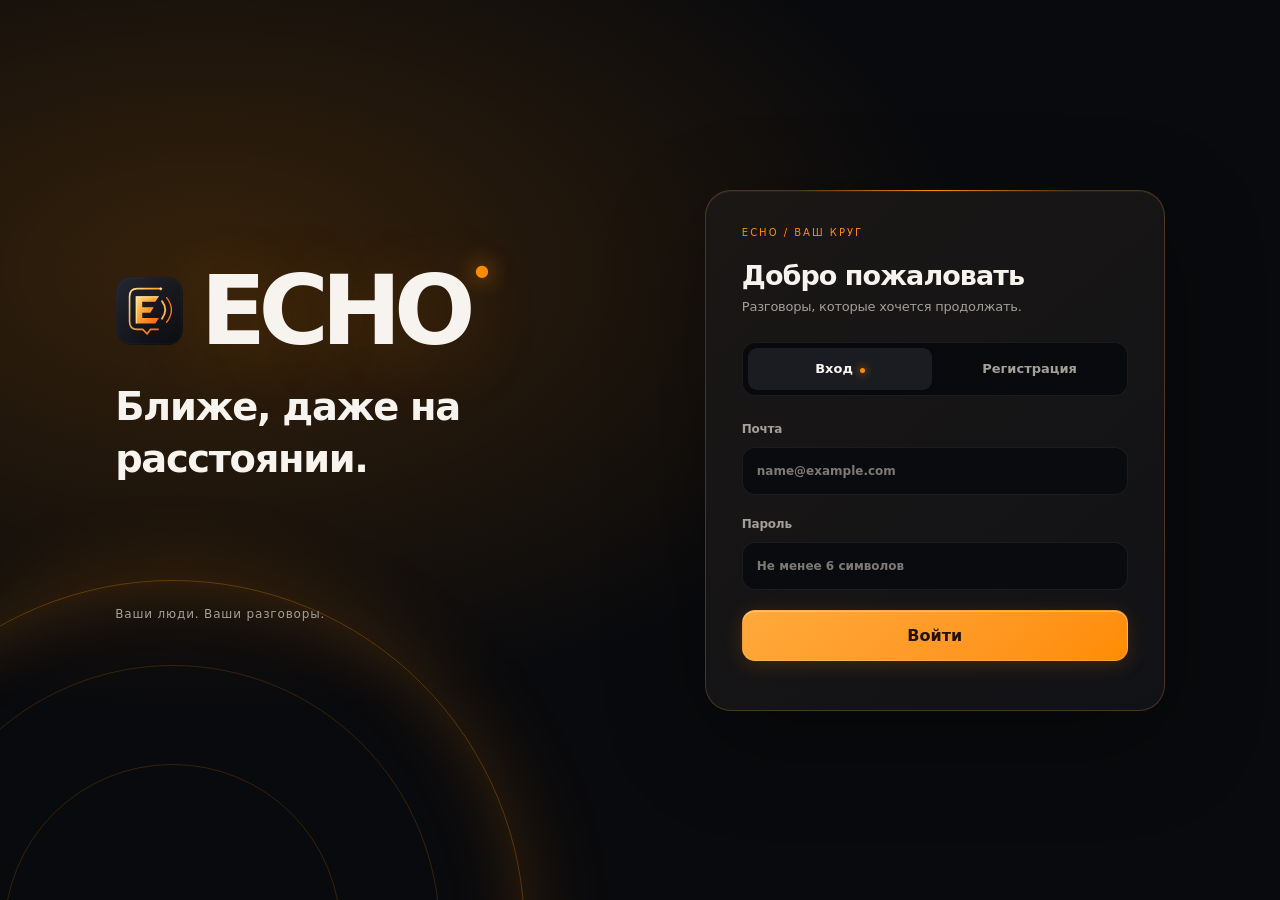
<file: index.html>
<!doctype html><html lang="ru"><head><meta charset="utf-8"><meta name="viewport" content="width=device-width,initial-scale=1,viewport-fit=cover"><meta name="theme-color" content="#101012"><title>ECHO</title><link rel="icon" href="echo-logo.svg" type="image/svg+xml"><link rel="alternate icon" href="favicon.ico"><link rel="apple-touch-icon" href="echo-icon-192.png"><link rel="stylesheet" href="style.css?v=1.15.4"><link rel="stylesheet" href="neon.css?v=1.15.4"><link rel="stylesheet" href="typing.css?v=1.15.4"></head><body>
<div id="status" role="status" hidden></div>
<main id="auth" class="auth"><div class="brand"><img class="brandEmblem" src="echo-logo.svg" alt="">ECHO<span>●</span></div><div class="tag">Ближе, даже на расстоянии.</div><section class="card"><div class="authKicker">ECHO / ВАШ КРУГ</div><h2 class="authHeading">Добро пожаловать</h2><p class="authNote">Разговоры, которые хочется продолжать.</p><div class="tabs"><button id="loginTab" class="active">Вход</button><button id="registerTab">Регистрация</button></div><form id="authForm"><label id="nameLabel" hidden>Как вас зовут<input id="name" maxlength="40" autocomplete="nickname" placeholder="Ваше имя"></label><label>Почта<input id="email" type="email" required autocomplete="email" placeholder="name@example.com"></label><label>Пароль<input id="password" type="password" required minlength="6" autocomplete="current-password" placeholder="Не менее 6 символов"></label><button class="primary" id="authSubmit" disabled>Подключение…</button></form><p id="authError" class="error" role="alert"></p></section><p class="caption">Ваши люди. Ваши разговоры.</p><div class="authOrbit" aria-hidden="true"></div></main>
<main id="home" hidden><header><div class="brand small"><img class="brandEmblem" src="echo-logo.svg" alt="">ECHO</div><button id="openSettings" class="subtle" aria-label="Настройки" title="Настройки"><svg viewBox="0 0 24 24" width="22" height="22" fill="none" stroke="currentColor" stroke-width="1.7" stroke-linecap="round" stroke-linejoin="round" aria-hidden="true"><path d="m9 3-1 3-3 1-2 4 2 2v3l4 3 3-1 3 1 4-3v-3l2-2-2-4-3-1-1-3Z"/><circle cx="12" cy="11" r="3"/></svg></button></header><nav class="channelTabs"><button id="chatsTab" class="subtle active">Чаты</button><button id="channelsTab" class="subtle">Каналы</button><button id="groupsTab" class="subtle">Группы</button></nav><section class="identity"><div class="eyebrow">МОЙ ПРОФИЛЬ</div><div class="profileRow"><div id="myAvatar" class="avatar large"></div><h1 id="myName"></h1></div><div id="myProfileDetails" class="profileDetails"></div><div class="codeRow"><div><span class="muted">Мой код друга</span><strong id="myCode"></strong></div><button id="copyCode" class="subtle">Копировать</button></div></section><div class="callHistoryNav"><button id="openHistory" class="subtle">☎ Журнал звонков <span id="missedBadge" hidden></span></button></div><section id="channelsHome"><div class="sectionTitle"><h2>Каналы</h2><button id="createChannel" class="primary compact">＋ Создать</button></div><form id="channelFindForm"><label>Код или ссылка канала<input id="channelLookup" required placeholder="Код канала или https://…" maxlength="500"></label><button id="channelFind" class="subtle" type="submit">Найти канал</button></form><div id="channelList"></div></section><section id="groupsHome"><div class="sectionTitle"><h2>Группы</h2><button id="createGroup" class="primary compact">＋ Создать</button></div><form id="groupFindForm"><label>Код или ссылка группы<input id="groupLookup" required placeholder="Код группы или https://…" maxlength="500"></label><button id="groupFind" class="subtle" type="submit">Найти группу</button></form><div id="groupList"></div></section><section class="friends"><div class="sectionTitle"><h2>Сообщения</h2><button id="showAdd" class="primary compact">＋ Друг</button></div><form id="addForm" hidden><label>Код друга<input id="friendCode" required maxlength="20" autocomplete="off" placeholder="Например, 9F3A7C2B10D4"></label><button id="addButton" class="primary">Добавить и написать</button><p class="caption">Диалог появится у вас обоих.</p></form><div id="chatList"></div></section></main>
<main id="conversation" hidden><header><button id="back" class="subtle" aria-label="Назад">←</button><div id="friendAvatar" class="avatar"></div><div class="chatHeading"><h2 id="friendName"></h2><span class="muted">Личный диалог</span></div><button id="startCall" class="subtle" title="Голосовой звонок" aria-label="Голосовой звонок">☎ Звонок</button></header><div id="messages" aria-live="polite"></div><form id="sendForm"><textarea id="messageText" rows="1" maxlength="4000" placeholder="Сообщение…" aria-label="Сообщение" required></textarea><button id="sendButton" class="primary" aria-label="Отправить">↑</button></form></main>
<section id="desktopWelcome"><div class="welcomeLogo"><img src="echo-logo.svg" alt="Логотип ECHO"></div><div class="welcomeKicker">НА ОДНОЙ ВОЛНЕ</div><h1>Хороший разговор<br>начинается с «привет».</h1><p>Выберите диалог слева или добавьте друга по коду.<br>Пишите, звоните, оставайтесь рядом.</p><div class="welcomePills"><span>Личные сообщения</span><span>Голосовые звонки</span><span>Группы и каналы</span></div></section>
<div id="settingsOverlay" class="overlay" hidden><section class="settingsPanel" role="dialog" aria-modal="true" aria-labelledby="settingsTitle"><header><div><div class="eyebrow">СДЕЛАЙТЕ ECHO СВОИМ</div><h2 id="settingsTitle">Настройки</h2></div><button id="closeSettings" class="subtle" aria-label="Закрыть настройки">×</button></header><div class="settingsBody"><form id="profileForm"><h3>Профиль</h3><div class="profileRow"><div id="avatarPreview" class="avatar huge"></div><div><label class="uploadButton" for="avatarFile">Загрузить фото</label><input type="file" id="avatarFile" accept="image/jpeg,image/png,image/webp,image/gif" hidden><p class="muted">Фото обрежется по центру</p><button type="button" id="clearAvatar" class="textButton">Убрать фото</button></div></div><div id="avatarPresets" class="avatarPresets" aria-label="Готовые аватары"></div><label>Имя<input id="profileName" required maxlength="40"></label><label>О себе<textarea id="profileBio" maxlength="300" placeholder="Несколько слов о себе"></textarea></label><button class="primary" id="saveProfile">Сохранить профиль</button><p class="muted">Имя и аватар видны собеседникам.</p></form><section class="settingsSection"><h3>Оформление</h3><label>Стиль шрифта<select id="fontChoice"><option value="system">Системный</option><option value="humanist">Мягкий · Trebuchet</option><option value="serif">Классический · Georgia</option><option value="mono">Моноширинный</option></select></label><label>Размер сообщений <output id="fontSizeValue">15 px</output><input id="fontSize" type="range" min="13" max="22" step="1"></label><label>Тема<select id="themeChoice"><option value="dark">Тёмная</option><option value="light">Светлая</option><option value="midnight">Полночь</option></select></label><label>Цвет акцента<select id="accentChoice"><option value="#ff8c00">ECHO · Оранжевый</option><option value="#7c9cff">Синий</option><option value="#49c9a1">Мятный</option><option value="#c995ed">Лавандовый</option></select></label><label class="toggleRow"><span>Плавные анимации</span><input id="motionChoice" type="checkbox"></label><label class="toggleRow"><span>Enter отправляет на ПК</span><input id="enterChoice" type="checkbox"></label><p class="muted">Оформление сохраняется на этом устройстве.</p></section><section class="settingsSection"><h3>Звонки</h3><p class="muted">Чтобы принять входящий звонок, ECHO должен быть открыт у обоих. Если приложение было закрыто, пропущенный вызов появится в журнале при следующем открытии.</p><button id="testMic" type="button" class="subtle">Проверить микрофон</button><p id="micResult" class="muted" role="status"></p></section><div class="settingsSection"><button id="logout" class="danger">Выйти из аккаунта</button><p class="caption">ECHO 1.14.0 · Коллекция · Android + Windows</p></div></div></section></div>
<div id="callOverlay" class="overlay callOverlay" hidden><section class="callPanel" role="dialog" aria-modal="true" aria-labelledby="callName"><div class="eyebrow">ГОЛОСОВОЙ ЗВОНОК</div><div id="callAvatar" class="avatar huge"></div><h2 id="callName"></h2><p id="callStatus" role="status">Подключение…</p><div class="callButtons"><button id="acceptCall" class="primary" hidden>Принять</button><button id="muteCall" class="subtle" hidden>Выключить микрофон</button><button id="hangupCall" class="danger">Завершить</button></div><button id="playAudio" class="subtle" hidden>Включить звук собеседника</button><p class="caption">Бесплатные звонки внутри открытого приложения</p></section><audio id="remoteAudio" autoplay></audio></div>
<div id="historyOverlay" class="overlay" hidden><section class="settingsPanel" role="dialog" aria-modal="true" aria-labelledby="historyTitle"><header><div><div class="eyebrow">НЕ ТЕРЯЙТЕ СВЯЗЬ</div><h2 id="historyTitle">Звонки</h2></div><button id="closeHistory" class="subtle" aria-label="Закрыть журнал звонков">×</button></header><div id="callHistory" class="settingsBody"></div><p class="caption">Вызовы сохраняются, даже если ECHO закрыт</p></section></div>
<main id="channelConversation" hidden><header><button id="channelBack" class="subtle" aria-label="Назад к каналам">←</button><div id="channelAvatar" class="avatar"></div><div class="chatHeading"><h2 id="channelTitle"></h2><span id="channelCount" class="muted"></span></div><button id="channelInfoOpen" class="subtle">О канале</button></header><div id="channelPosts"></div><p id="channelReadOnly" class="caption">Публикуют создатель и администраторы канала</p><form id="channelPostForm" hidden><textarea id="channelPostText" maxlength="4000" required rows="2" placeholder="Публикация в канале" aria-label="Текст публикации"></textarea><button id="channelPublish" class="primary">Опубликовать</button></form></main>
<div id="channelJoinOverlay" class="overlay" hidden><section class="settingsPanel" role="dialog" aria-modal="true" aria-labelledby="channelJoinTitle"><header><h2 id="channelJoinTitle">Добавить канал?</h2></header><div class="settingsBody"><div id="channelJoinAvatar" class="avatar huge"></div><h2 id="channelJoinName"></h2><p id="channelJoinCount" class="muted"></p><p id="channelJoinDescription" class="channelDescription"></p><div class="channelActions"><button id="channelJoinCancel" class="subtle">Отмена</button><button id="channelJoinConfirm" class="primary">Добавить канал</button></div></div></section></div>
<div id="channelEditOverlay" class="overlay" hidden><section class="settingsPanel" role="dialog" aria-modal="true" aria-labelledby="channelEditTitle"><header><h2 id="channelEditTitle">Создать канал</h2><button id="channelEditCancel" class="subtle" aria-label="Закрыть настройки канала">×</button></header><form id="channelEditForm" class="settingsBody"><div id="channelEditAvatar" class="avatar huge"></div><div id="channelAvatarPresets" class="avatarPresets"></div><label class="uploadButton">Выбрать фото<input id="channelPhoto" type="file" accept="image/jpeg,image/png,image/webp,image/gif" hidden></label><label>Название<input id="channelNameInput" maxlength="60" required></label><label>Описание<textarea id="channelDescriptionInput" rows="4" maxlength="1000" placeholder="О чём ваш канал"></textarea></label><button id="channelSave" class="primary">Сохранить</button></form></section></div>
<div id="channelInfoOverlay" class="overlay" hidden><section class="settingsPanel" role="dialog" aria-modal="true" aria-labelledby="channelInfoName"><header><h2 id="channelInfoName"></h2><button id="channelInfoClose" class="subtle" aria-label="Закрыть описание канала">×</button></header><div class="settingsBody"><p id="channelInfoCount" class="muted"></p><p id="channelInfoDescription" class="channelDescription"></p><p class="muted">Код канала</p><strong id="channelInfoCode"></strong><div class="channelActions"><button id="channelCopyCode" class="subtle">Копировать код</button><button id="channelCopyLink" class="subtle">Копировать ссылку</button></div><div id="channelOwnerControls" hidden><button id="channelEditOpen" class="subtle">Изменить канал</button><section class="settingsSection"><h3>Администраторы</h3><p class="muted">Админ может публиковать. Сначала он должен подписаться на канал.</p><div id="channelAdminList"></div><form id="channelAddAdminForm"><label>Код друга<input id="channelAdminCode" required maxlength="20" placeholder="Код из профиля пользователя"></label><button id="channelAddAdmin" class="primary">Добавить админа</button></form></section></div><button id="channelLeave" class="danger">Отписаться</button></div></section></div>
<main id="groupConversation" hidden><header><button id="groupBack" class="subtle" aria-label="Назад к группам">←</button><div id="groupAvatar" class="avatar"></div><div class="chatHeading"><h2 id="groupTitle"></h2><span id="groupCount" class="muted"></span></div><button id="groupInfoOpen" class="subtle">О группе</button></header><div id="groupPosts"></div><p id="groupReadOnly" class="caption">Писать могут все участники группы</p><form id="groupPostForm" hidden><textarea id="groupPostText" maxlength="4000" required rows="2" placeholder="Сообщение в группе" aria-label="Текст сообщения"></textarea><button id="groupPublish" class="primary">Отправить</button></form></main>
<div id="groupJoinOverlay" class="overlay" hidden><section class="settingsPanel" role="dialog" aria-modal="true" aria-labelledby="groupJoinTitle"><header><h2 id="groupJoinTitle">Добавить группу?</h2></header><div class="settingsBody"><div id="groupJoinAvatar" class="avatar huge"></div><h2 id="groupJoinName"></h2><p id="groupJoinCount" class="muted"></p><p id="groupJoinDescription" class="groupDescription"></p><div class="groupActions"><button id="groupJoinCancel" class="subtle">Отмена</button><button id="groupJoinConfirm" class="primary">Добавить группу</button></div></div></section></div>
<div id="groupEditOverlay" class="overlay" hidden><section class="settingsPanel" role="dialog" aria-modal="true" aria-labelledby="groupEditTitle"><header><h2 id="groupEditTitle">Создать группу</h2><button id="groupEditCancel" class="subtle" aria-label="Закрыть настройки группы">×</button></header><form id="groupEditForm" class="settingsBody"><div id="groupEditAvatar" class="avatar huge"></div><div id="groupAvatarPresets" class="avatarPresets"></div><label class="uploadButton">Выбрать фото<input id="groupPhoto" type="file" accept="image/jpeg,image/png,image/webp,image/gif" hidden></label><label>Название<input id="groupNameInput" maxlength="60" required></label><label>Описание<textarea id="groupDescriptionInput" rows="4" maxlength="1000" placeholder="О чём ваша группа"></textarea></label><button id="groupSave" class="primary">Сохранить</button></form></section></div>
<div id="groupInfoOverlay" class="overlay" hidden><section class="settingsPanel" role="dialog" aria-modal="true" aria-labelledby="groupInfoName"><header><h2 id="groupInfoName"></h2><button id="groupInfoClose" class="subtle" aria-label="Закрыть описание группы">×</button></header><div class="settingsBody"><p id="groupInfoCount" class="muted"></p><p id="groupInfoDescription" class="groupDescription"></p><p class="muted">Код группы</p><strong id="groupInfoCode"></strong><div class="groupActions"><button id="groupCopyCode" class="subtle">Копировать код</button><button id="groupCopyLink" class="subtle">Копировать ссылку</button></div><button id="groupEditOpen" class="subtle" hidden>Изменить группу</button><div id="groupOwnerControls" hidden><section class="settingsSection"><h3>Администраторы</h3><p class="muted">Админ может менять название, описание и аватар. Писать могут все участники.</p><div id="groupAdminList"></div><form id="groupAddAdminForm"><label>Код друга<input id="groupAdminCode" required maxlength="20" placeholder="Код из профиля пользователя"></label><button id="groupAddAdmin" class="primary">Добавить админа</button></form></section></div><button id="groupLeave" class="danger">Выйти из группы</button></div></section></div>
<script type="module" src="app.js?v=1.15.4"></script></body></html>
</file>
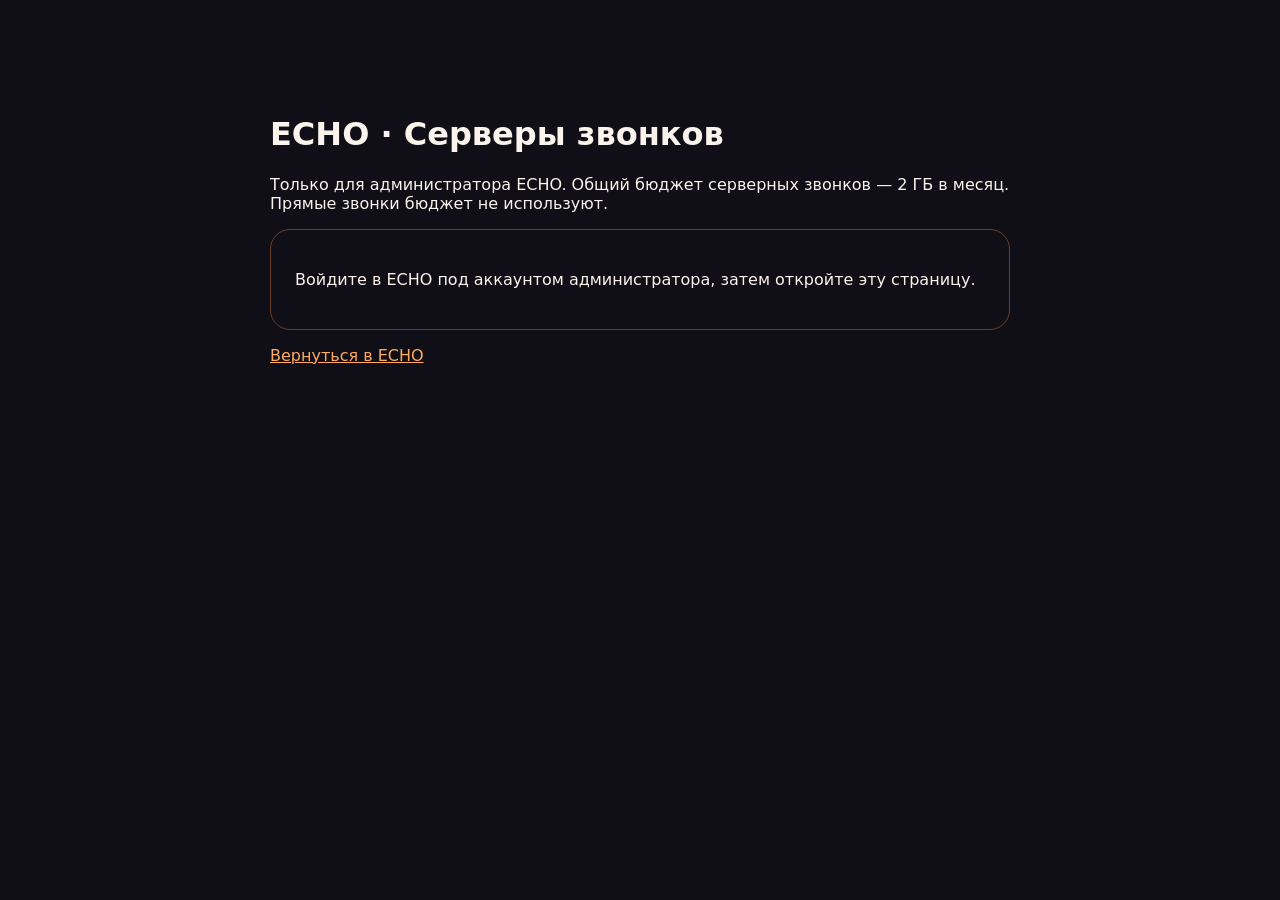
<file: call-admin.html>
<!doctype html><html lang="ru"><meta charset="utf-8"><meta name="viewport" content="width=device-width,initial-scale=1"><title>ECHO · Серверы звонков</title><style>body{background:#100e16;color:#faf4ed;font:16px system-ui;max-width:740px;margin:70px auto;padding:24px}button,input{font:inherit;padding:12px;margin:8px 0}button{background:#ff922f;color:#17100a;border:0;border-radius:12px;cursor:pointer}section{border:1px solid #6b4028;border-radius:20px;padding:24px}small{display:block;color:#c4b6ca}#state{white-space:pre-wrap}a{color:#ffaa60}</style><h1>ECHO · Серверы звонков</h1><p>Только для администратора ECHO. Общий бюджет серверных звонков — 2 ГБ в месяц. Прямые звонки бюджет не используют.</p><section><p id="state">Проверяем вход…</p><div id="panel" hidden><label>Файл настроек серверов <input id="config" type="file" accept="application/json,.json"></label><small>Постоянные TURN-данные сохраняются в Firestore. В исходники сайта они не попадают. Бюджет является ограничителем приложения, а не гарантией лимита ExpressTURN.</small><p id="summary">Файл не выбран.</p><label><input id="enabled" type="checkbox" checked>Разрешить серверные звонки</label><p><button id="save" disabled>Сохранить настройки в Firebase</button></p></div></section><p><a href="index.html">Вернуться в ECHO</a></p><script type="module" src="call-admin.js?v=1.15.4"></script></html>
</file>
<file: style.css>
:root{color-scheme:dark;font-family:var(--font,system-ui),sans-serif;color:#f3f1ed;background:#101012;--orange:#ff8c00;--muted:#99969f}*{box-sizing:border-box}body{margin:0}button,input,textarea{font:inherit}button{cursor:pointer;border:0;touch-action:manipulation}button:disabled{opacity:.5;cursor:wait}[hidden]{display:none!important}button:focus-visible,input:focus-visible,textarea:focus-visible{outline:2px solid var(--orange);outline-offset:3px}.auth{min-height:100dvh;max-width:460px;margin:auto;padding:64px 24px 24px;background:radial-gradient(ellipse at 90% 0,rgba(255,140,0,.09),transparent 60%)}.brand{font-size:52px;font-weight:950;letter-spacing:5px}.brand span{font-size:16px;color:var(--orange);vertical-align:top;letter-spacing:0}.tag{color:#aaa6ae;margin:10px 0 40px}.card{background:#19191d;border:1px solid #303035;border-radius:24px;padding:24px}.tabs{display:flex;gap:20px;margin-bottom:28px}.tabs button{background:none;color:var(--muted);padding:8px 0;font-weight:650;border-bottom:2px solid transparent}.tabs .active{color:var(--orange);border-color:var(--orange)}label{display:block;color:#b4b0b9;font-size:13px;margin-bottom:20px}input{display:block;width:100%;background:#111114;border:1px solid #343238;border-radius:12px;color:#fff;padding:15px;margin-top:9px;min-width:0}input:focus,textarea:focus{border-color:var(--orange);outline:none}.primary{color:#17110a;background:var(--orange);font-weight:750;border-radius:12px;padding:15px 20px}form>.primary{width:100%}.caption{color:var(--muted);font-size:12px;line-height:1.6;text-align:center;margin-top:24px}.error{color:#ffad9a;font-size:13px;line-height:1.5;margin-bottom:0}.small{font-size:27px;letter-spacing:3px}.small span{font-size:9px}.tiny{font-size:25px;color:var(--orange);letter-spacing:1px}header{height:78px;display:flex;align-items:center;justify-content:space-between;padding:16px 24px;border-bottom:1px solid #27262c;flex-shrink:0}.subtle{background:#242329;color:#c5c1c9;padding:10px 12px;border-radius:10px;font-size:13px}.identity{margin:24px;padding:24px;background:linear-gradient(125deg,#30251a,#1c1a20);border:1px solid #48311d;border-radius:20px}.eyebrow{font-size:10px;color:#c69356;letter-spacing:2px}h1{font-size:25px;margin:10px 0 24px;overflow-wrap:anywhere}.codeRow{display:flex;align-items:center;justify-content:space-between;gap:12px}.muted{color:var(--muted);font-size:12px}.codeRow strong{display:block;font-family:monospace;color:#ffac46;font-size:19px;margin-top:8px;letter-spacing:1px}.friends{padding:0 24px 24px}.sectionTitle{display:flex;align-items:center;justify-content:space-between;margin:30px 0 20px}h2{font-size:20px;margin:0}.compact{font-size:13px;padding:10px 14px}.empty{text-align:center;padding:60px 12px;color:var(--muted);font-size:14px;line-height:1.7}.empty b{display:block;font-size:21px;color:#ddd9e0;margin:12px}.chatItem{display:flex;align-items:center;gap:14px;width:100%;padding:18px 0;border-bottom:1px solid #26242b;background:none;text-align:left;color:#eee}.avatar{display:grid;place-items:center;width:46px;height:46px;flex-shrink:0;border-radius:16px;background:#362718;color:#ffa740;font-weight:750;font-size:20px}.chatItem strong{display:block;overflow-wrap:anywhere}.chatItem span{display:block;margin-top:5px;font-size:12px;color:var(--muted)}#home{max-width:680px;margin:auto}#conversation{display:flex;flex-direction:column;height:100dvh;max-width:800px;margin:auto}.chatHeading{flex:1;margin:0 14px;min-width:0}.chatHeading h2{font-size:17px;overflow:hidden;text-overflow:ellipsis;white-space:nowrap}#messages{flex:1;overflow:auto;padding:24px 18px;display:flex;flex-direction:column;gap:10px;background:radial-gradient(ellipse at bottom right,#241c122f,transparent)}.bubble{max-width:84%;align-self:flex-start;border:1px solid #333036;border-radius:16px 16px 16px 4px;background:#222126;padding:12px 15px;white-space:pre-wrap;overflow-wrap:anywhere;font-size:15px;line-height:1.5}.bubble.mine{align-self:flex-end;background:#4b3015;border-color:#6a431a;border-radius:16px 16px 4px 16px}.bubble time{display:block;text-align:right;color:#b0a496;font-size:10px;margin-top:5px}#sendForm{display:flex;gap:10px;padding:12px 16px 18px;border-top:1px solid #29262d;background:#161518}textarea{resize:none;max-height:120px;min-height:48px;flex:1;background:#252329;border:1px solid #353139;border-radius:16px;color:white;padding:13px}#sendForm button{width:48px;font-size:23px;padding:4px;flex-shrink:0}#status{position:fixed;top:8px;left:12px;right:12px;z-index:20;background:#463021;color:#ffe5c1;padding:13px 18px;border:1px solid #805426;border-radius:12px;font-size:13px;box-shadow:0 6px 30px #0009}#addForm{padding:18px;background:#1c1b20;border-radius:16px;margin-bottom:12px}@media(min-width:700px){.auth{padding-top:90px}#home{border-inline:1px solid #252329;min-height:100vh}#conversation{border-inline:1px solid #252329}}@media(max-width:360px){.identity,.friends{margin:16px;padding:16px}.friends{margin:0}.codeRow{flex-wrap:wrap}}
/* Motion and desktop layout */
button{transition:transform .18s ease,background .2s ease,box-shadow .2s ease,opacity .2s ease}button:active:not(:disabled){transform:scale(.95)}button:hover:not(:disabled){filter:brightness(1.1)}.primary:hover:not(:disabled){box-shadow:0 5px 22px #ff8c0026}input,textarea{transition:border-color .2s,box-shadow .2s}input:focus,textarea:focus{box-shadow:0 0 0 3px #ff8c0014}.card,.identity,#addForm,.bubble{animation:appear .24s ease both}.chatItem{transition:background .2s,transform .18s;padding-inline:10px;border-radius:12px}.chatItem:hover{background:#242127}.chatItem:active{transform:scale(.985)}#messages{scroll-behavior:smooth}@keyframes appear{from{opacity:0;transform:translateY(7px)}to{opacity:1;transform:translateY(0)}}@media(min-width:900px){body.inChat{display:grid;grid-template-columns:350px minmax(0,1fr);height:100dvh;overflow:hidden}body.inChat #home[hidden]{display:block!important}body.inChat #home{width:350px;height:100dvh;overflow:auto;border-right:1px solid #302a26}body.inChat #conversation{width:100%;max-width:none;border:0}body.inChat .identity{margin:20px 16px;padding:20px}body.inChat .friends{padding:0 16px 24px}body.inChat .codeRow{flex-wrap:wrap}#messages{padding:32px max(32px,calc((100vw - 1150px)/2))}.bubble{max-width:70%}#conversation header{height:84px}#sendForm{padding:20px 32px}#home:not([hidden]){max-width:840px}.auth{max-width:480px;padding-top:12vh}body:not(.inChat){background:radial-gradient(ellipse at top right,#38241666,transparent 55%),#101012}#conversation{background:#111114}}@media(prefers-reduced-motion:reduce){*,*::before,*::after{animation:none!important;transition:none!important;scroll-behavior:auto!important}}
.desktop{padding-top:36px}.desktopBar{position:fixed;z-index:50;top:0;left:0;right:0;height:36px;display:flex;align-items:center;background:#0c0c0e;border-bottom:1px solid #242127;padding-left:20px}.desktopBar span{flex:1;font-size:11px;color:#928c98;letter-spacing:1px}.desktopBar button{height:35px;min-width:46px;background:transparent;color:#c3bdc8;font-size:20px}.desktopBar button:hover{background:#33281e}.desktopBar button:last-child:hover{background:#a33030;color:white}.desktop #conversation,.desktop.inChat,.desktop.inChat #home{height:calc(100dvh - 36px)}.desktop.inChat{height:100dvh}.desktop .auth{min-height:calc(100dvh - 36px)}

/* ECHO 1.1: full-window layout and profile settings */
:root{--bg:#101012;--panel:#19191d;--raised:#242329;--line:#343238;--text:#f3f1ed;--message-size:15px;--top:0px;background:var(--bg);color:var(--text)}body{background:var(--bg)!important;color:var(--text)}.desktop{--top:36px}.card,.settingsPanel,.callPanel,#sendForm{background:var(--panel)}input,textarea,select{background:var(--bg)!important;color:var(--text)!important;border-color:var(--line)!important}.subtle,.avatarPresets button{background:var(--raised);color:var(--text)}.tabs .active,.codeRow strong,.eyebrow,.tiny{color:var(--orange)}.chatItem{color:var(--text)}.chatItem:hover,.chatItem.selected{background:var(--raised)}.empty b{color:var(--text)}.bubble{background:var(--raised);border-color:var(--line);font-size:var(--message-size)}.bubble.mine{background:color-mix(in srgb,var(--orange) 20%,var(--panel));border-color:color-mix(in srgb,var(--orange) 30%,var(--line))}.avatar{background:color-mix(in srgb,var(--orange) 15%,var(--panel));color:var(--orange);overflow:hidden}.avatar img{width:100%;height:100%;object-fit:cover}.avatar.large{width:54px;height:54px;font-size:28px}.avatar.huge{width:88px;height:88px;border-radius:28px;font-size:40px}.identity{background:linear-gradient(125deg,color-mix(in srgb,var(--orange) 12%,var(--panel)),var(--panel));border-color:var(--line)}.profileRow{display:flex;align-items:center;gap:14px;margin-bottom:20px}.profileRow h1{margin:0;font-size:22px}.profileRow>div:last-child{min-width:0}#desktopWelcome{display:none}#conversation{background:var(--bg)}#messages{min-height:0}.chatHeading{margin:0 10px}.overlay{position:fixed;inset:var(--top) 0 0;z-index:60;background:#0009;backdrop-filter:blur(8px);display:flex;align-items:center;justify-content:center;padding:24px}.settingsPanel{border:1px solid var(--line);border-radius:24px;width:560px;max-width:100%;max-height:100%;display:flex;flex-direction:column;box-shadow:0 20px 90px #0007;animation:appear .2s ease}.settingsPanel header{height:90px}.settingsPanel header h2{margin-top:5px}.settingsBody{padding:25px;overflow:auto}.settingsSection{border-top:1px solid var(--line);padding-top:25px;margin-top:25px}h3{font-size:16px;margin:0 0 20px}.muted{line-height:1.7}.uploadButton{display:inline-block;background:var(--raised);padding:11px 16px;border-radius:11px;cursor:pointer;color:var(--text);margin:0}.avatarPresets{display:grid;grid-template-columns:repeat(8,1fr);gap:7px;margin:20px 0}.avatarPresets button{font-size:24px;border-radius:12px;height:44px;border:2px solid transparent}.avatarPresets button.selected{border-color:var(--orange)}.textButton{background:transparent;color:var(--orange);padding:0;font-size:12px}.toggleRow{display:flex;align-items:center;justify-content:space-between;gap:16px;margin:20px 0}.toggleRow input{width:20px;height:20px;margin:0;accent-color:var(--orange)}select{display:block;width:100%;font:inherit;border:1px solid var(--line);padding:13px;margin-top:10px;border-radius:12px}input[type=range]{padding:0;accent-color:var(--orange)}output{float:right;color:var(--orange)}.danger{background:#c94045;color:white;padding:13px 20px;border-radius:12px}.callOverlay{z-index:70}.callPanel{width:460px;max-width:100%;border:1px solid var(--line);border-radius:28px;text-align:center;padding:40px 28px;box-shadow:0 20px 90px #0008}.callPanel>.avatar{margin:30px auto 22px;box-shadow:0 0 0 12px color-mix(in srgb,var(--orange) 7%,transparent)}.callPanel h2{font-size:26px}.callPanel p{color:var(--muted)}.callButtons{display:flex;gap:10px;flex-wrap:wrap;justify-content:center;margin-top:30px}.callButtons button{flex:1;min-width:120px}#status{z-index:90;top:calc(var(--top) + 8px)}.desktopBar{z-index:100;background:var(--bg)}
@media(min-width:900px){body.signed,body.signed.inChat{display:grid;grid-template-columns:350px minmax(0,1fr);height:100dvh;overflow:hidden}body.signed #home,body.signed #home[hidden],body.signed.inChat #home{display:block!important;width:100%;max-width:none;margin:0;min-height:0;height:calc(100dvh - var(--top));overflow:auto;background:var(--panel);border:0;border-right:1px solid var(--line)}body.signed #conversation{width:100%;max-width:none;margin:0;height:calc(100dvh - var(--top));border:0}body.signed:not(.inChat) #desktopWelcome{display:flex;align-items:center;justify-content:center;flex-direction:column;text-align:center;padding:40px;height:calc(100dvh - var(--top));background:radial-gradient(ellipse at center,color-mix(in srgb,var(--orange) 6%,transparent),transparent 65%)}.welcomeLogo{font-size:100px;font-weight:850;letter-spacing:-8px;color:var(--orange)}.welcomeLogo span{font-size:17px;vertical-align:top;letter-spacing:0}.welcomePills{display:flex;gap:10px;margin-top:24px}.welcomePills span{border:1px solid var(--line);padding:10px 18px;border-radius:30px;font-size:11px;color:var(--muted)}#desktopWelcome h1{font-size:clamp(25px,3vw,46px);line-height:1.2;margin:20px 0}#desktopWelcome p{font-size:14px;color:var(--muted);line-height:1.8}#messages{padding:30px 5%}#sendForm{padding:18px 5%}.identity{margin:20px 16px;padding:20px}.friends{padding:0 16px 24px}.codeRow{flex-wrap:wrap}#back{display:none}.auth{width:100%;max-width:none;min-height:calc(100dvh - var(--top));display:grid;grid-template-columns:1fr 1fr;align-content:center;column-gap:8vw;padding:8vh 10vw;margin:0;background:radial-gradient(ellipse at 20% 40%,color-mix(in srgb,var(--orange) 9%,transparent),transparent 60%)}.auth>.brand{grid-column:1;font-size:clamp(65px,9vw,150px);align-self:end}.auth>.tag{grid-column:1;font-size:20px;margin:24px 0}.auth>.card{grid-column:2;grid-row:1 / span 3;width:100%;max-width:460px;justify-self:end;padding:32px}.auth>.caption{grid-column:1;text-align:left;align-self:start}}
@media(max-width:899px){#home,#conversation{max-width:none;margin:0;width:100%}.overlay{padding:12px}.settingsBody{padding:20px}.avatarPresets{grid-template-columns:repeat(4,1fr)}.chatHeading h2{font-size:15px}#conversation header{padding:12px;gap:6px}.chatHeading{margin:0 3px}.bubble{max-width:86%}}
:root[data-theme=light]{color-scheme:light;--bg:#f5f3ef;--panel:#fff;--raised:#edeae4;--line:#dcd7ce;--text:#27231e;--muted:#736c64}:root[data-theme=midnight]{--bg:#0b1020;--panel:#111a30;--raised:#1d2943;--line:#2b3752;--text:#e6edff;--muted:#9daecb}:root[data-motion=off] *, :root[data-motion=off] *::before{animation:none!important;transition:none!important;scroll-behavior:auto!important}

.callHistoryNav{padding:0 24px}.callHistoryNav button{width:100%;text-align:left}#missedBadge{float:right;border-radius:20px;background:#c94045;color:white;padding:0 7px}.historyItem{display:flex;align-items:center;gap:12px;padding:18px 0;border-bottom:1px solid var(--line)}.historyItem>div{flex:1;min-width:0}.historyItem strong{display:block}.historyItem small{display:block;color:var(--muted);line-height:1.6;margin-top:4px}.historyItem.missed strong{color:#e57972}.historyItem button{flex-shrink:0}

.adminBadge,.chatItem .adminBadge{display:inline-flex;align-items:center;margin:0 0 0 4px;padding:3px 7px;border:1px solid var(--orange);border-radius:6px;color:var(--orange);background:color-mix(in srgb,var(--orange) 10%,transparent);font:700 10px/1.2 system-ui,sans-serif;letter-spacing:.3px;vertical-align:middle;white-space:nowrap}


.channelTabs{display:flex;gap:8px;margin:16px 24px}.channelTabs button{flex:1}.channelTabs .active{color:var(--orange);box-shadow:inset 0 -2px var(--orange)}#channelsHome{display:none;padding:0 20px 24px}.channelsMode #channelsHome{display:block}.channelsMode #home .friends,.channelsMode #home .identity,.channelsMode #home .callHistoryNav{display:none}#channelConversation{display:flex;flex-direction:column;height:calc(100dvh - var(--top));min-width:0;width:100%;background:var(--bg)}#channelPosts{flex:1;min-height:0;overflow:auto;padding:24px 5%;display:flex;flex-direction:column;gap:16px}.channelPost{padding:18px;border:1px solid var(--line);border-radius:18px;background:var(--panel);font-size:var(--message-size);white-space:pre-wrap;overflow-wrap:anywhere}.channelPost time{display:block;color:var(--muted);font-size:11px;margin-top:12px}#channelPostForm{display:flex;gap:10px;padding:16px;background:var(--panel);border-top:1px solid var(--line)}#channelPostText{flex:1;min-width:0}#channelDescriptionInput{width:100%;margin-top:8px}.channelDescription{white-space:pre-wrap;overflow-wrap:anywhere;line-height:1.6}.channelActions{display:flex;flex-wrap:wrap;gap:10px;margin:20px 0}.channelAdminRow{display:flex;align-items:center;justify-content:space-between;gap:12px;margin:15px 0;overflow-wrap:anywhere}#channelJoinName{margin-top:20px}#channelLeave{margin-top:20px}#channelEditOverlay{z-index:65}@media(max-width:600px){#channelConversation header{padding:12px;gap:6px}#channelInfoOpen{font-size:11px}#channelPostForm{flex-wrap:wrap}#channelPublish{margin-left:auto}}

.groupTabs{display:flex;gap:8px;margin:16px 24px}.groupTabs button{flex:1}.groupTabs .active{color:var(--orange);box-shadow:inset 0 -2px var(--orange)}#groupsHome{display:none;padding:0 20px 24px}.groupsMode #groupsHome{display:block}.groupsMode #home .friends,.groupsMode #home .identity,.groupsMode #home .callHistoryNav{display:none}#groupConversation{display:flex;flex-direction:column;height:calc(100dvh - var(--top));min-width:0;width:100%;background:var(--bg)}#groupPosts{flex:1;min-height:0;overflow:auto;padding:24px 5%;display:flex;flex-direction:column;gap:16px}.groupPost{padding:18px;border:1px solid var(--line);border-radius:18px;background:var(--panel);font-size:var(--message-size);white-space:pre-wrap;overflow-wrap:anywhere}.groupPost time{display:block;color:var(--muted);font-size:11px;margin-top:12px}#groupPostForm{display:flex;gap:10px;padding:16px;background:var(--panel);border-top:1px solid var(--line)}#groupPostText{flex:1;min-width:0}#groupDescriptionInput{width:100%;margin-top:8px}.groupDescription{white-space:pre-wrap;overflow-wrap:anywhere;line-height:1.6}.groupActions{display:flex;flex-wrap:wrap;gap:10px;margin:20px 0}.groupAdminRow{display:flex;align-items:center;justify-content:space-between;gap:12px;margin:15px 0;overflow-wrap:anywhere}#groupJoinName{margin-top:20px}#groupLeave{margin-top:20px}#groupEditOverlay{z-index:65}@media(max-width:600px){#groupConversation header{padding:12px;gap:6px}#groupInfoOpen{font-size:11px}#groupPostForm{flex-wrap:wrap}#groupPublish{margin-left:auto}}

.channelTabs{margin:16px;gap:6px}.channelTabs button{padding:10px 6px}.groupsMode #channelsHome,.channelsMode #groupsHome{display:none}.groupAuthor{display:block;color:var(--orange);font-size:12px;margin-bottom:8px}.groupPost.mine{border-color:var(--orange)}
/* Echo Coin collection: crisp vector-like CSS frames at any display density. */
.coinPill{display:inline-flex;align-items:center;gap:8px;border:1px solid #ffb34755;border-radius:999px;padding:9px 13px;background:linear-gradient(135deg,#ff9a181f,#ff6b0010);color:var(--text,#fff);font-weight:750;cursor:pointer;white-space:nowrap;transition:transform .2s,box-shadow .2s}.coinPill:hover{transform:translateY(-2px);box-shadow:0 5px 25px #ff8c0026}.coinMark{display:inline-grid;place-items:center;width:24px;height:24px;border:1px solid #ffc86a;border-radius:50%;background:linear-gradient(145deg,#ffe4a1,#ff9d29);color:#4d2600;font-weight:900;box-shadow:inset 0 0 0 3px #f8a42b}.shopOverlay{z-index:90;padding:24px;background:#080a12c9;backdrop-filter:blur(16px)}.shopPanel{width:min(1040px,100%);max-height:90dvh;overflow:auto;background:var(--panel,#11151f);color:var(--text,#f8fafc);border:1px solid #ffffff18;border-radius:28px;box-shadow:0 30px 120px #0009}.shopPanel>header{display:flex;align-items:center;justify-content:space-between;gap:20px;padding:28px 32px 20px;border-bottom:1px solid #ffffff10}.shopPanel h2{font-size:clamp(23px,3vw,34px);margin:6px 0}.shopBody{padding:26px 32px 32px}.coinHero{display:flex;align-items:center;justify-content:space-between;gap:18px;border:1px solid #ffaf3944;border-radius:22px;padding:26px 30px;background:radial-gradient(ellipse at 90% 5%,#ff9d2933,transparent 65%),linear-gradient(115deg,#ff8c0010,#b650ff08);overflow:hidden}.coinTotal{display:flex;align-items:center;gap:12px;margin-top:10px}.coinTotal strong{font-size:48px;letter-spacing:-2px}.coinTotal>span:last-child{opacity:.65}.coinTotal .coinMark{width:36px;height:36px;font-size:24px}.coinHero p,.shopIntro{font-size:13px;line-height:1.7;opacity:.7}.heroCoin{flex-shrink:0;display:grid;place-items:center;width:112px;height:112px;border:3px solid #ffdf91;border-radius:50%;font-size:70px;font-weight:900;transform:rotate(-12deg);background:linear-gradient(135deg,#fff0b4,#f29c24 65%,#c66d10);color:#7e4105;box-shadow:inset 0 0 0 7px #bc6a242b,0 12px 45px #ff8c0033;text-shadow:0 2px #fff5}.shopIntro{margin:22px 0}.frameGrid{display:grid;grid-template-columns:repeat(4,minmax(0,1fr));gap:14px}.frameCard{min-width:0;border:1px solid #ffffff12;background:linear-gradient(155deg,#ffffff07,transparent);border-radius:19px;padding:18px 14px;display:flex;flex-direction:column;align-items:stretch;transition:transform .22s,border-color .22s,box-shadow .22s}.frameCard:hover{transform:translateY(-4px);border-color:#ffac3d66;box-shadow:0 12px 28px #0002}.frameExample{display:grid;place-items:center;height:111px;background:radial-gradient(ellipse,#ffffff08,transparent 70%)}.frameCard h3{font-size:15px;margin:10px 0 5px;text-align:center}.frameCard p{font-size:12px;line-height:1.5;opacity:.6;text-align:center;margin:0 0 17px;min-height:36px}.frameCard button{margin-top:auto;font-size:12px;min-height:39px;padding:9px}.frameCard button:disabled{opacity:.5;cursor:default}.exclusiveFrame{border-color:#f8c26755;background:linear-gradient(140deg,#ffbb4412,#af803005)}.frameApplyRow{display:flex;gap:18px;align-items:center;flex-wrap:wrap;padding:16px 5px}.frameApplyRow .avatar{margin:5px 10px 5px 0}.avatar.echoFrame{position:relative;overflow:visible!important;isolation:isolate}.avatar.echoFrame>img{width:100%;height:100%;object-fit:cover;border-radius:inherit}.avatar.echoFrame:after{content:'';position:absolute;inset:-4px;pointer-events:none;border-radius:inherit;border:2px solid var(--frame-color,#ff8c00);box-shadow:0 0 12px color-mix(in srgb,var(--frame-color,#ff8c00) 45%,transparent),inset 0 0 6px color-mix(in srgb,var(--frame-color,#ff8c00) 35%,transparent)}.frame-ember{--frame-color:#ff8c00}.frame-mint{--frame-color:#49e2b1}.frame-ocean{--frame-color:#46bfff}.frame-rose{--frame-color:#ff66b7}.frame-violet{--frame-color:#ba88ff}.frame-sunset{--frame-color:#ff7752}.frame-ice{--frame-color:#b4eeff}.frame-toxic{--frame-color:#c1ff4a}.frame-gold{--frame-color:#ffd66b}.frame-prism{--frame-color:#ff8cd9}.frame-solar{--frame-color:#ffad39}.frame-eclipse{--frame-color:#af9bff}.frame-admin{--frame-color:#ffce67}.frame-ocean:after{border-style:double!important;border-width:4px!important}.frame-violet:after{border-style:dashed!important}.frame-ice:after{border-radius:18%!important;transform:rotate(8deg)}.frame-toxic:after{border-style:dotted!important;border-width:3px!important}.frame-sunset:after{border-left-color:#ff509f!important;border-right-color:#ffcc53!important}.frame-prism:after{border-color:#65e3ff #ff70b7 #ffd56a #a384ff!important;border-width:3px!important}.frame-gold:after{border-style:double!important;border-width:4px!important}.frame-solar:after{outline:1px dashed #ffad3966;outline-offset:4px}.frame-eclipse:after{border-left-color:transparent!important;border-right-width:5px!important;transform:rotate(-25deg)}.frame-admin:after{border-style:double!important;border-width:4px!important;outline:1px solid #ffce6755;outline-offset:3px}.frame-admin:before{content:'♛';position:absolute;z-index:2;right:-8px;top:-14px;color:#ffe2a0;font-size:19px;text-shadow:0 1px 6px #000;background:#563711;border:1px solid #e8b85f;border-radius:6px;padding:0 4px;line-height:23px}.frameCard .avatar{width:68px;height:68px;font-size:27px;border-radius:22px}
[data-theme=light] .shopPanel{background:#fff;color:#25212d}[data-theme=light] .frameCard{border-color:#21162715;background:#faf8f5}[data-theme=light] .coinPill{color:#392c1c}.shopPanel button:focus-visible,.coinPill:focus-visible{outline:2px solid #ffb34e;outline-offset:4px}
@media(max-width:900px){.frameGrid{grid-template-columns:repeat(3,minmax(0,1fr))}.coinPillLabel{display:none}}
@media(max-width:600px){.shopOverlay{padding:10px}.shopPanel{max-height:95dvh;border-radius:22px}.shopPanel>header{padding:19px}.shopBody{padding:17px}.coinHero{padding:18px}.heroCoin{width:72px;height:72px;font-size:44px}.coinTotal strong{font-size:38px}.coinTotal>span:last-child{font-size:12px}.frameGrid{grid-template-columns:repeat(2,minmax(0,1fr));gap:10px}.frameCard{padding:12px 9px}.coinPill{padding:7px 9px}.frameCard h3{font-size:13px}.frameApplyRow{gap:12px}}
@media(prefers-reduced-motion:reduce){.frameCard,.coinPill{transition:none}.frameCard:hover,.coinPill:hover{transform:none}}[data-motion=off] .frameCard,[data-motion=off] .coinPill{transition:none}
/* Creator-only rainbow: the Gold frame intentionally remains gold. */
.avatar.frame-admin:after{border:3px double transparent!important;background:conic-gradient(from 20deg,#ff724c,#ffc853,#64eea3,#5ecbff,#a78aff,#ff7aca,#ff724c) border-box;-webkit-mask:linear-gradient(#fff 0 0) padding-box,linear-gradient(#fff 0 0);-webkit-mask-composite:xor;mask:linear-gradient(#fff 0 0) padding-box,linear-gradient(#fff 0 0);mask-composite:exclude;outline:1px solid #eaa5ff80;animation:echoCreatorSpectrum 9s linear infinite}.avatar.frame-admin:before{color:#ffe9b8;border-color:#e8a3ff;animation:echoCreatorSpectrum 9s linear infinite}@keyframes echoCreatorSpectrum{from{filter:hue-rotate(0deg)}to{filter:hue-rotate(360deg)}}
@media(prefers-reduced-motion:reduce){.avatar.frame-admin:after,.avatar.frame-admin:before{animation:none}}[data-motion=off] .avatar.frame-admin:after,[data-motion=off] .avatar.frame-admin:before{animation:none}
</file>
<file: neon.css>
/* ECHO / Ember — shared website, Android and Windows design */
:root{--bg:#090a0d;--panel:#111216;--raised:#1b1c21;--line:#ffffff12;--text:#f7f4ef;--muted:#a39f99;--orange:#ff8c00;--glow:color-mix(in srgb,var(--orange) 18%,transparent);font-family:var(--font,system-ui),sans-serif;-webkit-font-smoothing:antialiased}
body{letter-spacing:-.015em}button,input,textarea,select{font-family:inherit}button{min-height:42px;transition:background .2s ease,transform .2s ease,box-shadow .25s ease,border-color .2s ease}button:hover:not(:disabled){filter:none;transform:translateY(-1px)}button:active:not(:disabled){transform:scale(.975)}button:focus-visible,input:focus-visible,textarea:focus-visible,select:focus-visible{outline:2px solid var(--orange);outline-offset:3px}button:disabled{opacity:.48}
.primary{background:linear-gradient(140deg,color-mix(in srgb,var(--orange) 68%,#ffe6ba),var(--orange));color:#221304;border:1px solid #ffffff20;box-shadow:0 4px 20px var(--glow),inset 0 1px #ffffff50;border-radius:13px;font-weight:750}.primary:hover:not(:disabled){box-shadow:0 6px 30px color-mix(in srgb,var(--orange) 30%,transparent)}.subtle{border:1px solid var(--line);background:var(--raised);color:var(--text);border-radius:12px}.subtle:hover:not(:disabled){background:color-mix(in srgb,var(--orange) 8%,var(--raised));border-color:color-mix(in srgb,var(--orange) 35%,transparent)}.danger{background:#452126;color:#ffd0d5;border:1px solid #ff768030}.textButton{min-height:36px}
input,textarea,select{border:1px solid var(--line)!important;border-radius:13px;background:color-mix(in srgb,var(--bg) 85%,var(--panel))!important;padding:14px;color:var(--text)!important;transition:border-color .2s,box-shadow .2s}input:focus,textarea:focus,select:focus{border-color:var(--orange)!important;box-shadow:0 0 0 3px var(--glow)}input::placeholder,textarea::placeholder{color:var(--muted);opacity:.75}label{color:var(--muted);font-size:12px;font-weight:550;line-height:1.5}h1,h2,h3{letter-spacing:-.035em}header{border-color:var(--line);background:color-mix(in srgb,var(--panel) 93%,transparent)}.eyebrow{font-size:10px;letter-spacing:.2em;font-weight:750;color:var(--orange)}.caption{line-height:1.7;color:var(--muted)}.muted{color:var(--muted)}
.brand{font-weight:900;letter-spacing:-.07em}.brand span{color:var(--orange);text-shadow:0 0 22px var(--orange);margin-left:7px}.brand.small{font-size:28px;letter-spacing:-1.8px}.brand.small span{font-size:10px}.auth{position:relative;isolation:isolate;overflow:hidden;background:radial-gradient(ellipse at 16% 30%,var(--glow),transparent 50%),var(--bg);padding-bottom:40px}.auth>.brand{color:var(--text);text-shadow:0 12px 80px var(--glow)}.auth>.tag{font-weight:550;color:var(--text);line-height:1.35;letter-spacing:-.035em}.auth>.card{position:relative;background:linear-gradient(140deg,color-mix(in srgb,var(--orange) 4%,var(--panel)),var(--panel));border:1px solid color-mix(in srgb,var(--orange) 17%,var(--line));box-shadow:0 28px 100px #0005,inset 0 1px #ffffff0c;border-radius:26px}.auth .card::before{content:'';position:absolute;top:-1px;left:20%;right:20%;height:1px;background:linear-gradient(90deg,transparent,var(--orange),transparent)}.authKicker{color:var(--orange);letter-spacing:.2em;font-size:10px;text-transform:uppercase;margin-bottom:22px}.authHeading{font-size:27px;margin:0 0 8px}.authNote{color:var(--muted);font-size:13px;margin:0 0 28px}.tabs{background:var(--bg);padding:5px;border:1px solid var(--line);border-radius:13px;gap:5px;margin-bottom:24px}.tabs button{flex:1;border:0;border-radius:9px;font-size:13px}.tabs .active{background:var(--raised);color:var(--text);box-shadow:0 1px 4px #0002}.tabs .active::after{content:'';display:inline-block;width:5px;height:5px;margin-left:7px;background:var(--orange);border-radius:50%;box-shadow:0 0 8px var(--orange)}
.authOrbit{position:absolute;width:55vw;height:55vw;left:-14vw;bottom:-30vw;border:1px solid color-mix(in srgb,var(--orange) 35%,transparent);border-radius:50%;box-shadow:0 0 90px var(--glow),inset 0 0 70px var(--glow);z-index:-1;pointer-events:none}.authOrbit::before,.authOrbit::after{content:'';position:absolute;inset:12%;border:1px solid var(--glow);border-radius:50%}.authOrbit::after{inset:26%}
#home>header{padding:20px;height:84px}#openSettings{font-size:12px}.channelTabs{padding:5px;margin:8px 16px 20px;gap:4px;border:1px solid var(--line);border-radius:15px;background:var(--bg)}.channelTabs button{border:0;background:transparent;color:var(--muted);font-size:12px;padding:9px 5px;min-height:40px}.channelTabs .active{color:var(--orange);background:var(--raised);box-shadow:inset 0 -2px var(--orange),0 3px 14px #0002}.identity{position:relative;border-radius:20px;border:1px solid color-mix(in srgb,var(--orange) 20%,var(--line));background:radial-gradient(ellipse at 100% 0,var(--glow),transparent 75%),var(--panel);padding:20px;margin:20px 16px;box-shadow:inset 0 1px #ffffff07}.identity .eyebrow{margin-bottom:17px}.profileRow h1{font-size:20px}.codeRow{padding-top:15px;border-top:1px solid var(--line)}.codeRow strong{font-size:17px;letter-spacing:1.4px}.codeRow .subtle{min-height:36px;font-size:11px}.callHistoryNav{padding:0 16px}.callHistoryNav button{background:transparent;color:var(--muted);padding:13px 15px}.friends{padding:0 16px 24px}.sectionTitle{margin:26px 0 16px}.sectionTitle h2{font-size:18px}.compact{min-height:36px;font-size:11px;padding:9px 12px}.chatItem{border:1px solid transparent;margin:5px 0;padding:15px 10px;border-radius:15px;gap:12px}.chatItem:hover,.chatItem.selected{background:color-mix(in srgb,var(--orange) 6%,var(--raised));border-color:var(--line)}.chatItem.selected{box-shadow:inset 3px 0 var(--orange)}.chatItem strong{font-size:14px;font-weight:650}.chatItem span{font-size:11px}.avatar{border:1px solid color-mix(in srgb,var(--orange) 20%,transparent);background:linear-gradient(140deg,var(--glow),var(--raised));border-radius:15px}.avatar.large{width:50px;height:50px}.avatar.huge{border-radius:26px;box-shadow:0 10px 50px var(--glow)}
#conversation,#channelConversation,#groupConversation{background:radial-gradient(ellipse at 85% 0,color-mix(in srgb,var(--orange) 4%,transparent),transparent 55%),var(--bg)}#conversation>header,#channelConversation>header,#groupConversation>header{height:84px}.chatHeading h2{font-size:16px}.chatHeading>.muted{font-size:11px}#messages,#channelPosts,#groupPosts{background-image:radial-gradient(color-mix(in srgb,var(--muted) 9%,transparent) .7px,transparent .7px);background-size:24px 24px;padding:28px 5%;gap:13px}.bubble{padding:13px 17px;border-color:var(--line);background:var(--panel);border-radius:18px 18px 18px 5px;line-height:1.65;box-shadow:0 3px 12px #0001}.bubble.mine{background:linear-gradient(135deg,color-mix(in srgb,var(--orange) 20%,var(--panel)),color-mix(in srgb,var(--orange) 9%,var(--panel)));border-color:color-mix(in srgb,var(--orange) 25%,transparent);border-radius:18px 18px 5px 18px}.bubble time{color:var(--muted);font-size:10px;margin-top:8px}.channelPost,.groupPost{border-radius:18px;padding:20px;background:var(--panel);border-color:var(--line);line-height:1.65;box-shadow:0 4px 20px #0002}.groupPost.mine{border-color:color-mix(in srgb,var(--orange) 35%,transparent)}#sendForm,#channelPostForm,#groupPostForm{border-top:1px solid var(--line);background:var(--panel);padding:16px 4%;align-items:center;gap:10px}#sendForm textarea,#channelPostForm textarea,#groupPostForm textarea{min-height:48px;background:var(--bg)!important}#sendButton{border-radius:14px;width:48px;min-height:48px}
.welcomeLogo{position:relative;border:1px solid color-mix(in srgb,var(--orange) 35%,transparent);border-radius:32px;width:112px;height:112px;font-size:80px!important;display:grid;place-content:center;line-height:1;letter-spacing:-6px!important;background:linear-gradient(135deg,var(--glow),var(--panel));box-shadow:0 0 70px var(--glow),inset 0 1px #ffffff20}.welcomeLogo span{display:none}.welcomeKicker{margin:30px 0 0;font-size:10px;letter-spacing:.25em;color:var(--orange)}#desktopWelcome h1{font-weight:650;font-size:clamp(30px,3.4vw,50px)!important;letter-spacing:-.055em;line-height:1.16!important;margin-top:18px!important}.welcomePills{flex-wrap:wrap;justify-content:center}.welcomePills span{background:var(--panel);border-color:var(--line);font-size:11px}.welcomePills span::before{content:'•';color:var(--orange);margin-right:8px}.empty{color:var(--muted);font-size:13px;padding:50px 16px}.empty b{font-size:18px;color:var(--text)}
.overlay{background:#050609bc;backdrop-filter:blur(12px)}.settingsPanel,.callPanel{background:var(--panel);border-color:color-mix(in srgb,var(--orange) 18%,var(--line));box-shadow:0 32px 100px #0008,inset 0 1px #ffffff12;border-radius:25px}.settingsPanel header{border-radius:25px 25px 0 0}.settingsPanel header h2{font-size:23px}.settingsBody{padding:28px}.settingsSection{border-color:var(--line)}.avatarPresets button{background:var(--raised);border-radius:12px}.callPanel{background:radial-gradient(ellipse at 50% 15%,var(--glow),transparent 70%),var(--panel)}.callPanel>.eyebrow{margin-top:4px}.callButtons{gap:12px}.callButtons button{min-height:48px}#status{max-width:620px;left:50%;right:auto;transform:translateX(-50%);width:calc(100% - 24px);background:var(--panel);border-color:color-mix(in srgb,var(--orange) 40%,transparent);color:var(--text);box-shadow:0 15px 45px #0005}.desktopBar{border-color:var(--line);background:var(--bg)}.desktopBar span{letter-spacing:.13em;font-size:9px}.desktopBar button{min-height:35px}
:root[data-theme=light]{--bg:#f4f1ec;--panel:#fffdfa;--raised:#ebe6df;--line:#22130420;--text:#29241e;--muted:#71675d}:root[data-theme=midnight]{--bg:#0c0e16;--panel:#131722;--raised:#1e2432;--line:#ffffff13;--text:#f4f3f1;--muted:#a1a6b6}
@media(min-width:900px){body.signed,body.signed.inChat{grid-template-columns:340px minmax(0,1fr)}body.signed #home,body.signed.inChat #home{background:var(--panel);border-color:var(--line)}.auth{padding:8vh 9vw;column-gap:9vw;grid-template-columns:1fr 1fr}.auth>.brand{font-size:clamp(85px,12vw,180px);line-height:1;letter-spacing:-.08em}.auth>.tag{font-size:clamp(25px,3vw,42px);max-width:450px;margin:22px 0}.auth>.card{padding:36px;max-width:460px;grid-row:1/span 3}.auth>.caption{font-size:12px;letter-spacing:.07em}body.signed:not(.inChat) #desktopWelcome{background:radial-gradient(ellipse at 50% 35%,var(--glow),transparent 60%),var(--bg)}.bubble{max-width:min(70%,620px)}}
@media(max-width:899px){.auth{padding:48px 24px 30px;max-width:540px}.auth>.brand{font-size:64px;letter-spacing:-5px}.auth>.tag{font-size:23px;margin:15px 0 30px}.auth>.card{padding:24px}.authOrbit{width:100vw;height:100vw;left:50vw;top:-50vw;bottom:auto}.authHeading{font-size:23px}#home{background:var(--bg)}#conversation>header,#channelConversation>header,#groupConversation>header{height:74px;padding:12px;gap:6px}.chatHeading{margin:0 6px}#startCall,#channelInfoOpen,#groupInfoOpen{font-size:11px;padding:9px;flex-shrink:0}#messages,#channelPosts,#groupPosts{padding:18px 14px}.overlay{padding:12px}.settingsPanel{border-radius:20px}.settingsPanel header{padding:18px}.settingsBody{padding:20px}.channelPost,.groupPost{padding:16px}#sendForm,#channelPostForm,#groupPostForm{padding:12px;padding-bottom:max(12px,env(safe-area-inset-bottom))}.welcomePills{gap:6px}}
@media(prefers-reduced-motion:reduce){*,*::before,*::after{animation:none!important;transition:none!important;scroll-behavior:auto!important}}:root[data-motion=off] *,:root[data-motion=off] *::before,:root[data-motion=off] *::after{animation:none!important;transition:none!important;scroll-behavior:auto!important}

#sendForm,#channelPostForm,#groupPostForm{flex-wrap:wrap}.composerTools{display:flex;gap:5px;align-items:center}.attachButton,.emojiPicker summary{width:38px;height:42px;min-height:42px;display:grid;place-items:center;font-size:23px;color:var(--muted);background:var(--raised);border:1px solid var(--line);border-radius:12px;cursor:pointer;padding:0}.emojiPicker{position:relative}.emojiPicker summary{list-style:none}.emojiPicker summary::-webkit-details-marker{display:none}.emojiGrid{position:absolute;bottom:54px;left:0;z-index:45;background:var(--panel);border:1px solid var(--line);border-radius:17px;padding:10px;display:grid;grid-template-columns:repeat(6,36px);gap:3px;box-shadow:0 12px 40px #0008}.emojiGrid button{background:transparent;font-size:22px;padding:0;min-height:36px;border-radius:9px}.emojiGrid button:hover{background:var(--raised)}.attachmentDraft{flex-basis:100%;display:flex;align-items:center;justify-content:space-between;gap:10px;padding:8px 12px;border-radius:12px;background:var(--glow);font-size:12px;overflow-wrap:anywhere}.attachmentDraft button{min-height:30px}.attachment{margin:8px 0;max-width:360px}.attachment img,.attachment video{display:block;max-width:100%;max-height:330px;border-radius:13px;object-fit:contain;background:var(--bg)}.attachmentDownload{margin-top:8px;max-width:100%;font-size:11px;overflow-wrap:anywhere;text-align:left}.bubble:has(.attachment){min-width:min(240px,70vw)}@media(max-width:480px){.composerTools{gap:3px}.attachButton,.emojiPicker summary{width:32px;font-size:21px}#sendForm,#channelPostForm,#groupPostForm{gap:6px}#channelPublish,#groupPublish{font-size:12px;padding:10px}#sendForm textarea{width:0;padding:12px 9px}.emojiGrid{left:-35px}}
/* Fixed high-contrast identity badge across every theme and accent. */
#channelPublish,#groupPublish{width:auto;flex:0 0 auto;min-height:48px;padding:12px 16px}
#sendForm .attachButton{width:38px;font-size:23px}
#sendForm .emojiGrid button{width:36px;min-height:36px;font-size:22px}
@media(max-width:480px){#sendForm .attachButton{width:32px;font-size:21px}.emojiGrid{left:0}#channelPublish,#groupPublish{padding:10px;font-size:12px}#channelPostText,#groupPostText{width:0;padding:12px 9px}}
.adminBadge,.chatItem .adminBadge{display:inline-flex;align-items:center;gap:5px;flex:none;position:relative;margin:2px 0 2px 7px;padding:5px 9px;color:#fff4cf;background:linear-gradient(135deg,#593209,#241606 72%);border:1px solid #ffbb52;border-radius:8px;box-shadow:inset 0 1px 0 #ffe0a83d,0 0 0 2px #ff9b1110,0 3px 12px #ff85002b;text-shadow:0 1px 2px #000;font:800 10px/1.15 system-ui,sans-serif;letter-spacing:.75px;text-transform:uppercase;vertical-align:middle;white-space:nowrap}
.adminBadge::before{content:'♛';color:#ffd36e;font-size:15px;line-height:12px;text-shadow:0 0 8px #ff9b0066}
[data-theme="light"] .adminBadge,[data-theme="light"] .chatItem .adminBadge{color:#fff4cf;background:linear-gradient(135deg,#593209,#241606 72%);border-color:#bb7000;box-shadow:0 2px 7px #9d59002b}

/* Resolution-independent ECHO identity. Never upscale a small bitmap. */
.brandEmblem{display:inline-block;width:.72em;height:.72em;object-fit:contain;margin-right:.17em;vertical-align:-.015em;flex-shrink:0}.brand.small{display:flex;align-items:center;gap:8px}.brand.small .brandEmblem{width:40px;height:40px;margin:0}.auth>.brand{white-space:nowrap;font-size:clamp(54px,7.5vw,122px)}.welcomeLogo{padding:0!important;background:none!important;border:none!important;box-shadow:none!important}.welcomeLogo img{display:block;width:128px;height:128px}.desktopBar>span{display:flex;align-items:center;gap:8px}.desktopBar img{width:22px;height:22px}@media(min-width:1920px){body.signed,body.signed.inChat{grid-template-columns:380px minmax(0,1fr)}#messages,#channelPosts,#groupPosts{padding-inline:clamp(32px,6vw,180px)}}

.bubble,.channelPost,.groupPost{position:relative;padding-right:48px}.messageMenu{position:absolute;right:6px;top:5px;width:32px;min-height:32px;border-radius:9px;background:transparent;color:var(--muted);font-size:24px;padding:0}.messageMenu:hover{background:var(--raised);color:var(--orange)}.messageDialog{max-width:460px}.messageDialog .settingsBody{display:flex;flex-direction:column;gap:12px}.messageDialog textarea{width:100%;min-height:150px;max-height:45vh}.messageDialog .caption{margin:0;white-space:normal}.deletedMessage{font-style:italic;color:var(--muted);font-size:13px}.editedLabel{display:block;color:var(--muted);font-size:10px;text-align:right;line-height:1.5}.messageUndo{position:fixed;z-index:95;bottom:110px;left:50%;transform:translateX(-50%);display:flex;align-items:center;gap:15px;max-width:94vw;width:max-content;border:1px solid var(--orange);background:var(--panel);border-radius:14px;padding:10px 14px;box-shadow:0 8px 40px #0008;font-size:12px}

.encryptionLabel{display:block;font-size:10px;opacity:.72;margin-top:6px;line-height:1.4}.legacyEncryption{color:var(--muted)}.decryptionError{color:#f0b27f;font-size:12px}.keyFingerprint{font:12px/1.7 monospace;overflow-wrap:anywhere;color:var(--orange);padding:10px;border:1px solid #ff8c0030;border-radius:12px}.encryptionSettings .uploadButton{display:block;margin-top:12px}.encryptionSettings .caption{white-space:normal}


/* 1.8.1: aligned navigation and rainbow administrator identity. */
#home>header{display:grid;grid-template-columns:minmax(0,1fr) auto 44px;align-items:center;gap:10px;height:80px;padding:16px;box-sizing:border-box}
#home>header .brand.small{font-size:25px;gap:6px;min-width:0;white-space:nowrap}
#home>header .brandEmblem{width:32px;height:32px}
#home>header #openShop,#home>header #openSettings{height:44px;min-height:44px;margin:0;box-sizing:border-box;border-radius:14px;display:inline-flex;align-items:center;justify-content:center;line-height:1;flex-shrink:0}
#home>header #openShop{gap:7px;padding:0 12px;min-width:72px;max-width:126px}
#home>header .coinPillLabel{display:none}
#home>header #coinBalance{min-width:1ch;max-width:7ch;overflow:hidden;text-overflow:ellipsis;font-size:13px;font-variant-numeric:tabular-nums}
#home>header #openSettings{width:44px;padding:0;border:1px solid var(--line);background:var(--raised);color:var(--text)}
#home>header #openSettings svg{display:block;flex:none}
#home>header #openSettings:hover{border-color:var(--orange);color:var(--orange);box-shadow:0 0 16px var(--glow)}
#home>header #openShop:hover{transform:none}
#home>header button:focus-visible{outline:2px solid var(--orange);outline-offset:3px}
.adminBadge,.chatItem .adminBadge,[data-theme="light"] .adminBadge,[data-theme="light"] .chatItem .adminBadge{color:#fff;background:linear-gradient(120deg,#6934a6,#245da1,#166b61,#74500f,#a52c60,#6934a6);background-size:300% 100%;border-color:#d7a4ff;box-shadow:0 0 0 2px #b86cff16,0 3px 14px #9366ff40;animation:echoAdminColors 8s ease-in-out infinite;text-shadow:0 1px 3px #0008}
.adminBadge::before{color:#fff;text-shadow:0 0 8px #fff6}
@keyframes echoAdminColors{0%,100%{background-position:0% 50%;border-color:#d7a4ff}50%{background-position:100% 50%;border-color:#73e5df}}
@media(prefers-reduced-motion:reduce){.adminBadge,.chatItem .adminBadge{animation:none}}
[data-motion=off] .adminBadge,[data-motion=off] .chatItem .adminBadge{animation:none}
/* ECHO collection and live video */
.collectibleSection{margin-top:36px;padding-top:28px;border-top:1px solid var(--line)}.collectibleSection h2{margin-top:8px}.collectibleSection>.caption{text-align:left;margin:12px 0 24px}.nftArt{height:125px;display:grid;place-items:center}.nftArt svg{width:112px;height:112px;filter:drop-shadow(0 10px 20px #0005)}.nftCard{background:radial-gradient(ellipse at top,#8f75ff13,transparent 70%),var(--panel)}.avatar.hasCollectible{position:relative;overflow:visible}.nftCorner{position:absolute;z-index:4;width:27px;height:27px;right:-9px;bottom:-7px;border:1px solid #d4a5ff80;border-radius:9px;background:var(--panel);box-shadow:0 2px 8px #0008;display:block}.nftCorner svg{display:block;width:100%;height:100%}.profileDetails{font-size:13px;color:var(--muted);overflow-wrap:anywhere;white-space:pre-wrap}.profileDetails p{line-height:1.6}.profileCollectible{display:flex;gap:9px;align-items:center;margin:12px 0;color:var(--text)}.profileCollectible>span{width:40px;height:40px;flex:none}.profileCollectible svg{width:100%;height:100%}#profileBio,#giveawayDescription{display:block;width:100%;min-height:90px;resize:vertical;background:var(--bg);color:var(--text);border:1px solid var(--line);border-radius:12px;padding:12px;margin-top:8px}#newGiveaway{min-width:42px;min-height:42px;padding:8px}#giveawayFeed{flex-shrink:0;max-height:44dvh;overflow:auto;padding:12px 16px;border-bottom:1px solid var(--line);background:var(--bg)}#giveawayFeed>h3{font-size:14px;margin:0 0 12px}.giveawayCard{border:1px solid #ffad3940;border-radius:18px;padding:18px;margin:12px 0;background:radial-gradient(ellipse at top right,#ff9b2917,transparent),var(--panel)}.giveawayCard p{white-space:pre-wrap;overflow-wrap:anywhere;line-height:1.6}.giveawayCard .caption{text-align:left;margin:10px 0}.giveawayCard h3{margin:0 0 12px}.giveawayCard button{min-height:44px}#winnerList{max-height:45dvh;overflow:auto}.callPanel{width:min(900px,100%);max-height:95dvh;overflow:auto}.videoStage{position:relative;background:#08090b;border:1px solid var(--line);border-radius:20px;overflow:hidden;min-height:200px;margin:18px 0}.videoStage #remoteVideo{display:block;width:100%;height:min(52dvh,480px);object-fit:contain}.videoStage #localVideo{position:absolute;right:12px;bottom:12px;width:25%;max-height:160px;border-radius:12px;border:1px solid #ffffff50;background:#141414;object-fit:contain}.callButtons{flex-wrap:wrap;justify-content:center;gap:9px}.callButtons button{min-height:44px}.resumeCall{position:fixed;bottom:22px;right:22px;z-index:95;box-shadow:0 5px 30px #0006}#startVideoCall{min-height:40px;padding:9px;font-size:12px;flex-shrink:0}#friendAvatar[role=button]{cursor:pointer}#giveawayOverlay,#winnerOverlay{z-index:95}#giveawayOverlay .settingsBody{overflow:auto;max-height:75dvh}#channelPostForm{flex-wrap:wrap}@media(max-width:600px){.callOverlay{padding:10px}.callPanel{padding:18px 12px}.callPanel>.avatar{width:48px;height:48px}.callPanel h2{font-size:20px}.callButtons button{padding:10px;font-size:12px}.videoStage #remoteVideo{height:38dvh}.nftArt{height:100px}.nftArt svg{width:90px;height:90px}.nftCard button{font-size:11px}}

.collectionTabs{display:flex;gap:8px;margin:20px 0}.collectionTabs button{min-height:44px;flex:1}.collectionTabs .active{color:var(--orange);border:1px solid var(--orange);background:var(--glow)}.collectibleSection{margin-top:16px;padding-top:4px;border-top:0}.officialGiveaways{margin:12px 16px;min-height:44px}

/* ECHO 1.10 — Premium and creator tools */
.premiumBadge{display:inline-flex;align-items:center;padding:3px 7px;margin-inline-start:5px;border:1px solid #ffb08080;border-radius:7px;background:linear-gradient(110deg,#472248,#803e23);color:#ffdaae;font-size:10px;font-weight:850;letter-spacing:.08em;vertical-align:middle;white-space:nowrap;box-shadow:0 0 16px #ff862e20}
.frame-premium{outline:3px solid #ffbf85;outline-offset:3px;box-shadow:0 0 0 6px #9e58ff70,0 0 26px #ff8a4070!important}
.premiumSection{background:radial-gradient(ellipse at 100% 0,#ff8b2825,transparent 65%),#17151b;border:1px solid #ffab6245;border-radius:20px;padding:22px!important}.premiumSection h3{font-size:25px}.premiumSection form{display:grid;gap:10px;margin:20px 0}.premiumToggle{display:flex!important;align-items:center;gap:10px}.premiumToggle input{width:auto!important}.premiumSection>button{margin:5px 5px 5px 0}.adminPanel form{display:grid;gap:12px}.adminPanel h3{margin-top:0}.premiumKeyCard{padding:15px;border:1px solid #ffffff15;border-radius:14px;margin-top:12px;background:#ffffff04}.premiumKeyCard code{display:block;overflow-wrap:anywhere;user-select:text;font-size:13px;color:#ffbb82}.premiumKeyCard button{margin:4px 8px 0 0}.premiumKeyCard p{overflow-wrap:anywhere;font-size:12px;color:#aaa}.gifButton{font-size:11px;font-weight:850;letter-spacing:.04em}.gifDraft{max-width:110px;max-height:80px;border-radius:9px;object-fit:contain}.attachmentDraft{flex-wrap:wrap}.adminPanel .settingsBody{overflow-x:hidden}#adminTarget{overflow-wrap:anywhere}#openAdmin{margin:18px 0}
@media(max-width:520px){.premiumSection{padding:16px!important}.premiumBadge{font-size:9px}.premiumSection>button{width:100%;margin:5px 0}.premiumKeyCard button{width:100%;margin:5px 0}}
.adminPanel{width:960px}.adminPanel>.settingsBody{display:grid;grid-template-columns:minmax(0,1fr) minmax(0,1fr);gap:22px}.adminPanel .settingsSection{margin:0;padding:20px;border:1px solid var(--line);border-radius:18px;background:linear-gradient(140deg,#ff8c0008,transparent)}.adminPanel label{margin:0}.adminPanel .settingsSection>h3{margin-bottom:18px}.adminPanel .caption{text-align:left;line-height:1.7}.adminPanel #adminKeyDays{margin-bottom:18px}@media(max-width:700px){.adminPanel>.settingsBody{display:block;padding:14px}.adminPanel .settingsSection+.settingsSection{margin-top:16px}.adminPanel .settingsSection{padding:16px}}

#nftGiftFindForm,#nftGiftForm{display:grid;gap:12px}#nftGiftTarget,#nftGiftSummary{overflow-wrap:anywhere}

.giftInbox{z-index:99}.giftInboxPanel{width:450px;text-align:center;background:radial-gradient(ellipse at top,#ff9d2e20,transparent 65%),var(--panel)}.giftInboxPanel h2{font-size:28px}.giftInboxPanel p{color:var(--muted);line-height:1.7}.giftInboxPanel button{width:100%;margin-top:15px}.giftInboxPanel .nftArt{height:160px}.giftInboxPanel .nftArt svg{width:145px;height:145px}
/* Seasonal scenes: vector scenery, atmospheric light and readable foregrounds. */
:root[data-theme=halloween]{--bg:#100b1c;--panel:#171020;--raised:#28192f;--orange:#ff973d;--muted:#c6afc9;--text:#fff3e9;--season-sky:radial-gradient(ellipse at 80% 12%,#dd783335,transparent 30%),radial-gradient(ellipse at 20% 70%,#7f35c845,transparent 55%),linear-gradient(155deg,#100b1c,#21102c 55%,#342018)}
:root[data-theme=newyear]{--bg:#061724;--panel:#0c2332;--raised:#173449;--orange:#87e6ed;--muted:#aacbd9;--text:#f1fbff;--season-sky:radial-gradient(ellipse at 15% 10%,#61ffc638,transparent 40%),radial-gradient(ellipse at 85% 55%,#4d79ff3d,transparent 60%),linear-gradient(160deg,#061724,#102a41)}
:root[data-theme=maslenitsa]{--bg:#24120f;--panel:#301a16;--raised:#492c21;--orange:#ffc260;--muted:#ddbd9a;--text:#fff4da;--season-sky:radial-gradient(ellipse at 85% 15%,#ffc14d44,transparent 40%),radial-gradient(ellipse at 10% 90%,#f76c4438,transparent 60%),linear-gradient(145deg,#24120f,#49251c)}
:root[data-theme=aurora]{--bg:#061a1c;--panel:#0c2429;--raised:#17363d;--orange:#73e9c9;--muted:#a6cbc7;--text:#edfff9;--season-sky:conic-gradient(from 210deg at 75% 5%,#112f2a,#2ba97838,#624acb40,#112f2a 60%),linear-gradient(#04181a,#14283b)}
:root[data-theme=cosmos]{--bg:#0c0b22;--panel:#14132d;--raised:#252244;--orange:#bba2ff;--muted:#bbb2d4;--text:#f6f0ff;--season-sky:radial-gradient(ellipse at 65% 40%,#b051b642,transparent 40%),radial-gradient(ellipse at 20% 20%,#566aff55,transparent 35%),linear-gradient(125deg,#080d25,#231138)}
:root:is([data-theme=halloween],[data-theme=newyear],[data-theme=maslenitsa],[data-theme=aurora],[data-theme=cosmos]) body{background:var(--season-sky);background-attachment:fixed;min-height:100dvh}
:root:is([data-theme=halloween],[data-theme=newyear],[data-theme=maslenitsa],[data-theme=aurora],[data-theme=cosmos]) #desktopWelcome{background:var(--season-sky);position:relative;isolation:isolate;overflow:hidden}
:root:is([data-theme=halloween],[data-theme=newyear],[data-theme=maslenitsa],[data-theme=aurora],[data-theme=cosmos]) #desktopWelcome:before{content:"";position:absolute;inset:0;z-index:-1;pointer-events:none;background-image:radial-gradient(circle,#ffffff80 1px,transparent 2px),radial-gradient(circle,#ffffff40 1px,transparent 2px);background-size:113px 137px,173px 191px;background-position:15px 32px,73px 90px;opacity:.45}
:root[data-theme=halloween] #desktopWelcome:after{content:"";position:absolute;z-index:-1;inset:0;pointer-events:none;background:url("data:image/svg+xml,%3Csvg xmlns='http://www.w3.org/2000/svg' viewBox='0 0 900 700'%3E%3Ccircle cx='720' cy='125' r='72' fill='%23ffc382' opacity='.17'/%3E%3Cpath d='M650 185q20-24 40 0-20-8-40 0m85 40q18-25 40-3-22-7-40 3M0 700V590l130-90 95 90 90-40 180 80 155-80 95 40 155-95v205Z' fill='%23090715' opacity='.65'/%3E%3Cpath d='M155 700V540l-48-34 45 13-9-97 15 68 37-41-33 61 9 190M800 700V440l-51-65 47 31 16-91 2 118 43-30-45 62 4 235' fill='%23090715' opacity='.7'/%3E%3C/svg%3E") center/cover}
:root[data-theme=newyear] #desktopWelcome:after{content:"";position:absolute;z-index:-1;inset:0;pointer-events:none;background:url("data:image/svg+xml,%3Csvg xmlns='http://www.w3.org/2000/svg' viewBox='0 0 900 700'%3E%3Cpath d='M0 615q220-80 450 5t450-5v85H0Z' fill='%23aee7eb' opacity='.12'/%3E%3Cpath d='m100 420-60 100h35l-55 90h160l-55-90h35Zm670-50-75 120h40l-65 105h200l-65-105h40Z' fill='%23256d71' opacity='.4'/%3E%3Cpath d='m770 340 7 18 20 2-16 12 5 18-16-11-16 11 5-18-16-12 20-2Z' fill='%23ffdf91' opacity='.7'/%3E%3C/svg%3E") center/cover}
:root[data-theme=maslenitsa] #desktopWelcome:after{content:"";position:absolute;z-index:-1;inset:0;pointer-events:none;background:url("data:image/svg+xml,%3Csvg xmlns='http://www.w3.org/2000/svg' viewBox='0 0 900 700'%3E%3Cg stroke='%23ffd583' fill='none' opacity='.18'%3E%3Ccircle cx='740' cy='140' r='64' stroke-width='12'/%3E%3Ccircle cx='740' cy='140' r='92' stroke-width='26' stroke-dasharray='5 17'/%3E%3Cpath d='M0 620q150-100 300 0t300 0 300 0M0 650q150-100 300 0t300 0 300 0' stroke-width='4'/%3E%3C/g%3E%3C/svg%3E") center/cover}
.seasonBadge{display:inline-flex;align-items:center;vertical-align:middle;font-size:10px;font-weight:850;letter-spacing:.07em;line-height:1.5;padding:3px 8px;border-radius:7px;border:1px solid #ffffff35;white-space:nowrap}.season-halloween{background:linear-gradient(125deg,#74258c,#b85d20);color:#fff1c9;box-shadow:0 0 16px #ff832830}.season-newyear{background:linear-gradient(125deg,#116975,#344ba1);color:#e5ffff;box-shadow:0 0 16px #73eff530}.season-maslenitsa{background:linear-gradient(125deg,#9e3921,#bb8227);color:#fff4c9;box-shadow:0 0 16px #ffbf4930}
.avatar.aura-halloween{outline:2px solid #ff923e;outline-offset:4px;filter:drop-shadow(0 0 12px #ff6d4880) drop-shadow(0 0 22px #aa48d660)}.avatar.aura-newyear{outline:2px dashed #abf6ff;outline-offset:4px;filter:drop-shadow(0 0 12px #79dfed90)}.avatar.aura-maslenitsa{outline:3px double #ffd272;outline-offset:4px;filter:drop-shadow(0 0 14px #ffa54480)}
.shopPremiumCard{display:flex;align-items:center;justify-content:space-between;gap:24px;padding:24px;margin:18px 0;border:1px solid #b79cff60;border-radius:22px;background:radial-gradient(ellipse at right,#a068ff40,transparent 65%),linear-gradient(120deg,#211934,#121c33);color:#faf5ff;overflow:hidden}.shopPremiumCard h3{font-size:24px;margin:8px 0}.shopPremiumCard p{max-width:500px;color:#cfbfeb}.shopPremiumCard button{margin:5px 6px 0 0}.premiumOrb{flex-shrink:0;display:grid;place-items:center;width:100px;height:100px;border-radius:50%;font-size:65px;color:#f3dbff;background:radial-gradient(circle at 35% 20%,#f9dfff,#a37ce480 40%,#2b1b4a);box-shadow:0 0 55px #b47ef750,inset 0 0 20px #e9d5ff40;border:1px solid #dfbcff70;animation:premiumFloat 6s ease-in-out infinite}@keyframes premiumFloat{50%{transform:translateY(-7px) rotate(8deg)}}
@media(max-width:600px){.shopPremiumCard{padding:18px;gap:8px}.premiumOrb{width:55px;height:55px;font-size:36px}.shopPremiumCard h3{font-size:20px}.shopPremiumCard button{width:100%;margin-right:0}.seasonBadge{font-size:9px} :root:is([data-theme=halloween],[data-theme=newyear],[data-theme=maslenitsa],[data-theme=aurora],[data-theme=cosmos]) #home{background:var(--season-sky)}}
:root[data-motion=off] .premiumOrb{animation:none}@media(prefers-reduced-motion:reduce){.premiumOrb{animation:none}}
/* Badges keep their intrinsic width in grid/flex chat headers. */
.premiumBadge,.seasonBadge{width:max-content;max-width:100%;flex:0 0 auto;align-self:flex-start;justify-self:start;box-sizing:border-box}
.historyCleared{display:none!important}.chatSearchResults{display:grid;gap:10px;max-height:45vh;overflow:auto}.chatSearchResult{white-space:pre-wrap;text-align:left;overflow-wrap:anywhere}.chatToolsButton{font-size:24px;min-width:40px;flex:0 0 auto}.searchHit{outline:2px solid #ff902e;box-shadow:0 0 24px #ff6b3244}#chatToolsOverlay{z-index:10000}

.betaBadge{display:inline-flex!important;flex:0 0 auto!important;align-items:center;vertical-align:middle;align-self:center;width:max-content!important;max-width:max-content!important;padding:2px 6px!important;margin-left:4px;font-size:9px!important;line-height:1.15!important;font-weight:750;letter-spacing:.03em;border:1px solid #ffb36580;border-radius:6px;background:linear-gradient(120deg,#693e24,#382c51);color:#ffdbb6;white-space:nowrap;box-shadow:0 0 10px #ff8c0012}
.notesShortcut{white-space:nowrap;padding:9px 12px!important;font-size:12px!important}.notesPanel{width:min(960px,calc(100vw - 32px))!important;max-width:960px!important}.notesBody{display:grid;grid-template-columns:260px minmax(0,1fr);overflow:auto;min-height:0;max-height:75vh}.notesSidebar{padding:22px;border-right:1px solid #ffffff12;display:flex;flex-direction:column;gap:12px;min-width:0}.notesSidebar input{width:100%;box-sizing:border-box}#notesList{display:flex;flex-direction:column;gap:8px}.noteRow{display:flex;flex-direction:column;gap:6px;text-align:left;padding:14px;border:1px solid #ffffff12;background:#ffffff04;border-radius:14px;color:inherit;min-width:0;width:100%}.noteRow.selected{border-color:var(--orange);background:#ff8c0010}.noteRow strong,.noteRow span{max-width:100%;overflow:hidden;text-overflow:ellipsis;white-space:nowrap}.noteRow span{font-size:12px;opacity:.6}#noteForm{padding:24px;display:flex;flex-direction:column;gap:14px;min-width:0}#noteForm label{display:flex;flex-direction:column;gap:8px;font-size:12px}#noteText{min-height:200px;resize:vertical;line-height:1.6}.noteActions{display:flex;gap:10px;flex-wrap:wrap}@media(max-width:640px){.notesBody{grid-template-columns:1fr}.notesSidebar{border-right:0;border-bottom:1px solid #ffffff12;padding:16px}#notesList{max-height:160px;overflow:auto}#noteForm{padding:16px}#noteText{min-height:150px}.notesShortcut{padding:8px!important;font-size:11px!important}}
.coinRewardOverlay{z-index:20000!important;backdrop-filter:blur(16px)}.coinRewardPanel{width:min(380px,calc(100vw - 40px))!important;text-align:center;padding:32px!important;box-sizing:border-box;border:1px solid #ffae5260!important;background:radial-gradient(ellipse at top,#58321e 0%,#18131e 65%)!important;box-shadow:0 30px 120px #0009,0 0 80px #ff8c0020}.coinRewardIcon{display:grid;place-items:center;margin:0 auto 22px;width:74px;height:74px;border-radius:50%;font-size:38px;font-weight:900;color:#42210b;background:linear-gradient(135deg,#ffe4a6,#ff9e3d);border:4px solid #ffc06b;box-shadow:0 0 35px #ff9b3d50}.coinRewardPanel h2{font-size:24px;margin:10px 0}.coinRewardPanel #coinRewardAmount{font-size:42px;line-height:1.2;font-weight:850;color:#ffc780;margin:20px 0 8px}.coinRewardPanel #coinRewardReason{font-size:14px;color:#d8c7ba;margin:0 0 26px}.coinRewardPanel button{width:100%}
.settingsTabs{display:grid;grid-template-columns:repeat(4,minmax(0,1fr));gap:6px;padding:14px 20px;border-bottom:1px solid #ffffff10;flex-shrink:0}.settingsTabs button{font-size:12px;padding:12px 6px;white-space:normal}.settingsTabs button.active{background:#ff8c001c;border-color:#ff9d50;color:#ffcc9c}.settingsPage>.settingsSection:first-child{margin-top:0;padding-top:0;border-top:0}.personalPanel{width:min(640px,calc(100vw - 28px))!important}.personalPanel header{gap:12px}.personalPanel header>div{flex:1}.personalGrid{display:grid;grid-template-columns:repeat(2,minmax(0,1fr));gap:12px}.personalTile{display:flex;flex-direction:column;align-items:flex-start;text-align:left;padding:20px!important;gap:8px;border:1px solid #ffffff12;border-radius:20px;background:linear-gradient(140deg,#ffffff08,#ffffff02);color:inherit;min-width:0;transition:border-color .2s,background .2s,transform .2s}.personalTile:hover{border-color:#ff9d5060;background:#ff8c000b;transform:translateY(-2px)}.personalTile strong{font-size:15px}.personalTile .caption{font-size:12px;margin:0;line-height:1.4}.personalSymbol{display:grid;place-items:center;width:36px;height:36px;border-radius:12px;background:#ff9a3217;color:#ffbe7b;font-size:24px;margin-bottom:6px}#personalContent>.settingsSection{margin:0;padding:0;border:0}.callHistoryNav{display:flex;flex-wrap:wrap;gap:8px}.callHistoryNav>button{flex:1 1 auto!important;width:auto!important}.myEchoShortcut{font-size:12px!important;padding:10px 12px!important}#personalMenu[hidden],#personalContent[hidden],.settingsPage[hidden],#personalContent>section[hidden]{display:none!important}@media(max-width:480px){.settingsTabs{padding:10px;gap:4px}.settingsTabs button{font-size:11px;padding:10px 4px}.personalTile{padding:16px!important}.personalGrid{gap:10px}.personalTile strong{font-size:14px}}

#protectionCover{position:fixed;inset:0;z-index:2147483000;background:#101012;backdrop-filter:none}#protectionCover .settingsPanel{max-width:440px;width:calc(100% - 32px)}body.privacyLocked> :not(#protectionCover){visibility:hidden!important}#protectionError{color:#ff9980}#protectionForm{display:grid;gap:12px}.encryptionSettings>button{margin-top:12px}

.accountPasswordForm{display:grid;gap:12px;margin-bottom:24px}

#loginRepair{position:fixed;inset:0;z-index:2147483001;background:#101012}#loginRepair .settingsPanel{max-width:480px;width:calc(100% - 32px)}body.loginRepairLocked> :not(#loginRepair){visibility:hidden!important}#repairForm{display:grid;gap:12px}#loginRepair button{margin-top:12px}#repairError{color:#ff9980}
</file>
<file: typing.css>
.typingRow{display:flex;align-items:center;gap:9px;clear:both;padding:10px 6px;color:var(--muted,#b6a89d);font-size:12px;min-height:36px;flex-shrink:0}
.typingRow[hidden],.waitingGame[hidden],.snakePlay[hidden]{display:none!important}
.typingDots{display:flex;gap:4px;align-items:center;padding:10px 12px;border:1px solid #ff9b3933;background:#ff8c0012;border-radius:18px}
.typingDots i{width:5px;height:5px;border-radius:50%;background:#ff9a36;animation:echoTyping 1.2s ease-in-out infinite}
.typingDots i:nth-child(2){animation-delay:.15s}.typingDots i:nth-child(3){animation-delay:.3s}
@keyframes echoTyping{0%,65%,100%{transform:translateY(0);opacity:.4}30%{transform:translateY(-3px);opacity:1}}
.waitingGame{position:fixed;right:24px;bottom:110px;width:280px;max-width:calc(100vw - 32px);z-index:35;padding:22px;border-radius:22px;border:1px solid #ff9a365c;background:linear-gradient(145deg,#302018,#131518 65%);color:#fff4e7;box-shadow:0 18px 60px #0008,0 0 25px #ff8c0012;animation:echoGameIn .25s ease-out}
.waitingGame:focus-visible{outline:2px solid #ffa24b;outline-offset:4px}.waitingGame strong{display:block;font-size:20px;margin:10px 0}.waitingGame p{font-size:12px;line-height:1.5;color:#cfbaaa}.waitingGame .eyebrow{font-size:9px;color:#ffb264;letter-spacing:1.5px}.waitingGame .primary{width:100%;margin-top:10px}.waitingGame .snakeClose{position:absolute;right:8px;top:6px;min-width:32px;padding:4px;font-size:22px;color:#f0d2b9}.snakeScore{display:block;font-size:12px;padding:8px 0;color:#ffd7ae}.snakeBoard{display:block;width:100%;aspect-ratio:1;background:#090d10;border:1px solid #ff9a3633;border-radius:12px}.snakeControls{display:flex;gap:8px;justify-content:center;padding-top:12px}.snakeControls button{background:#ffffff0b;color:#ffc58b;border:1px solid #ff9a3650;border-radius:12px;width:44px;height:42px;touch-action:manipulation}.snakeControls button:active{background:#ff8c0033}
@keyframes echoGameIn{from{opacity:0;transform:translateY(12px)}to{opacity:1;transform:translateY(0)}}
@media(max-width:600px){.waitingGame{right:12px;bottom:100px;width:248px;padding:16px;max-height:calc(100dvh - 160px);overflow:auto}.waitingGame strong{font-size:17px}.waitingGame .snakeBoard{max-height:200px}}
@media(prefers-reduced-motion:reduce){.typingDots i,.waitingGame{animation:none}}
html[data-motion="off"] .typingDots i,html[data-motion="off"] .waitingGame{animation:none}
</file>
